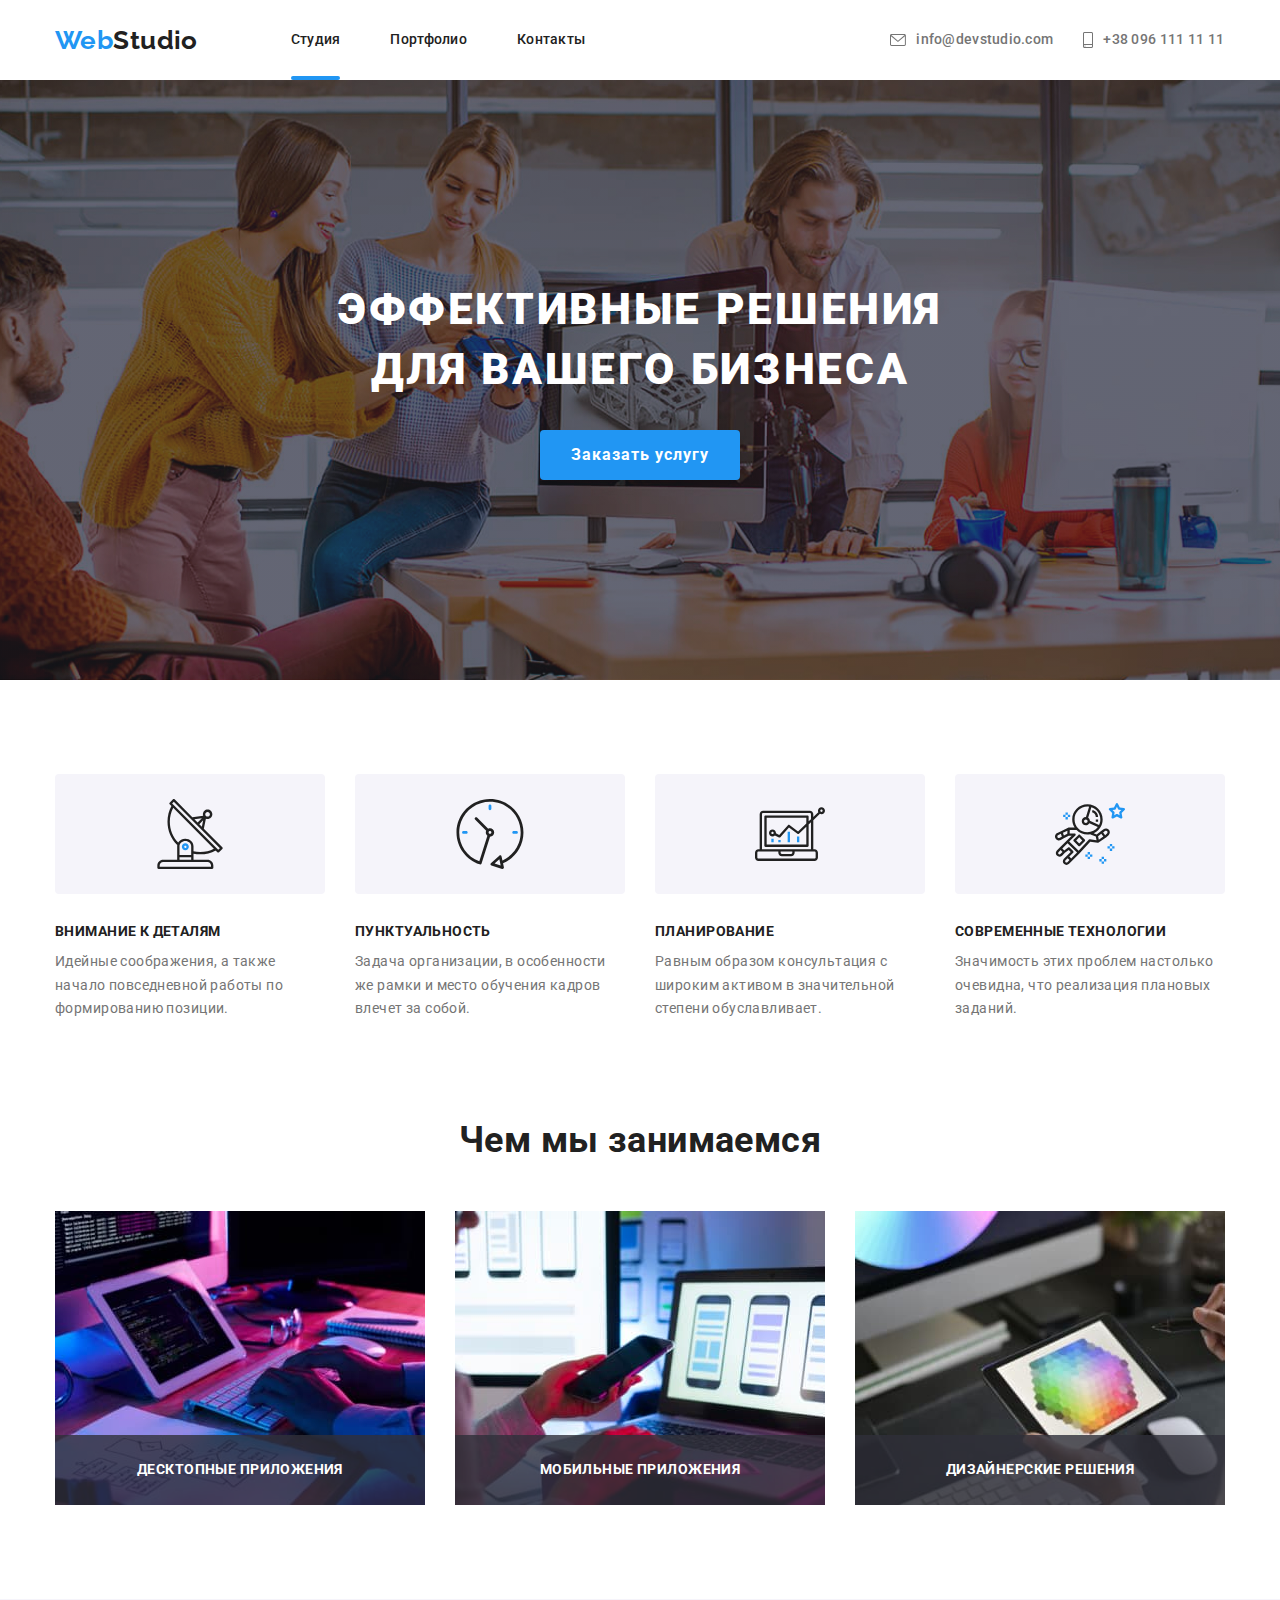
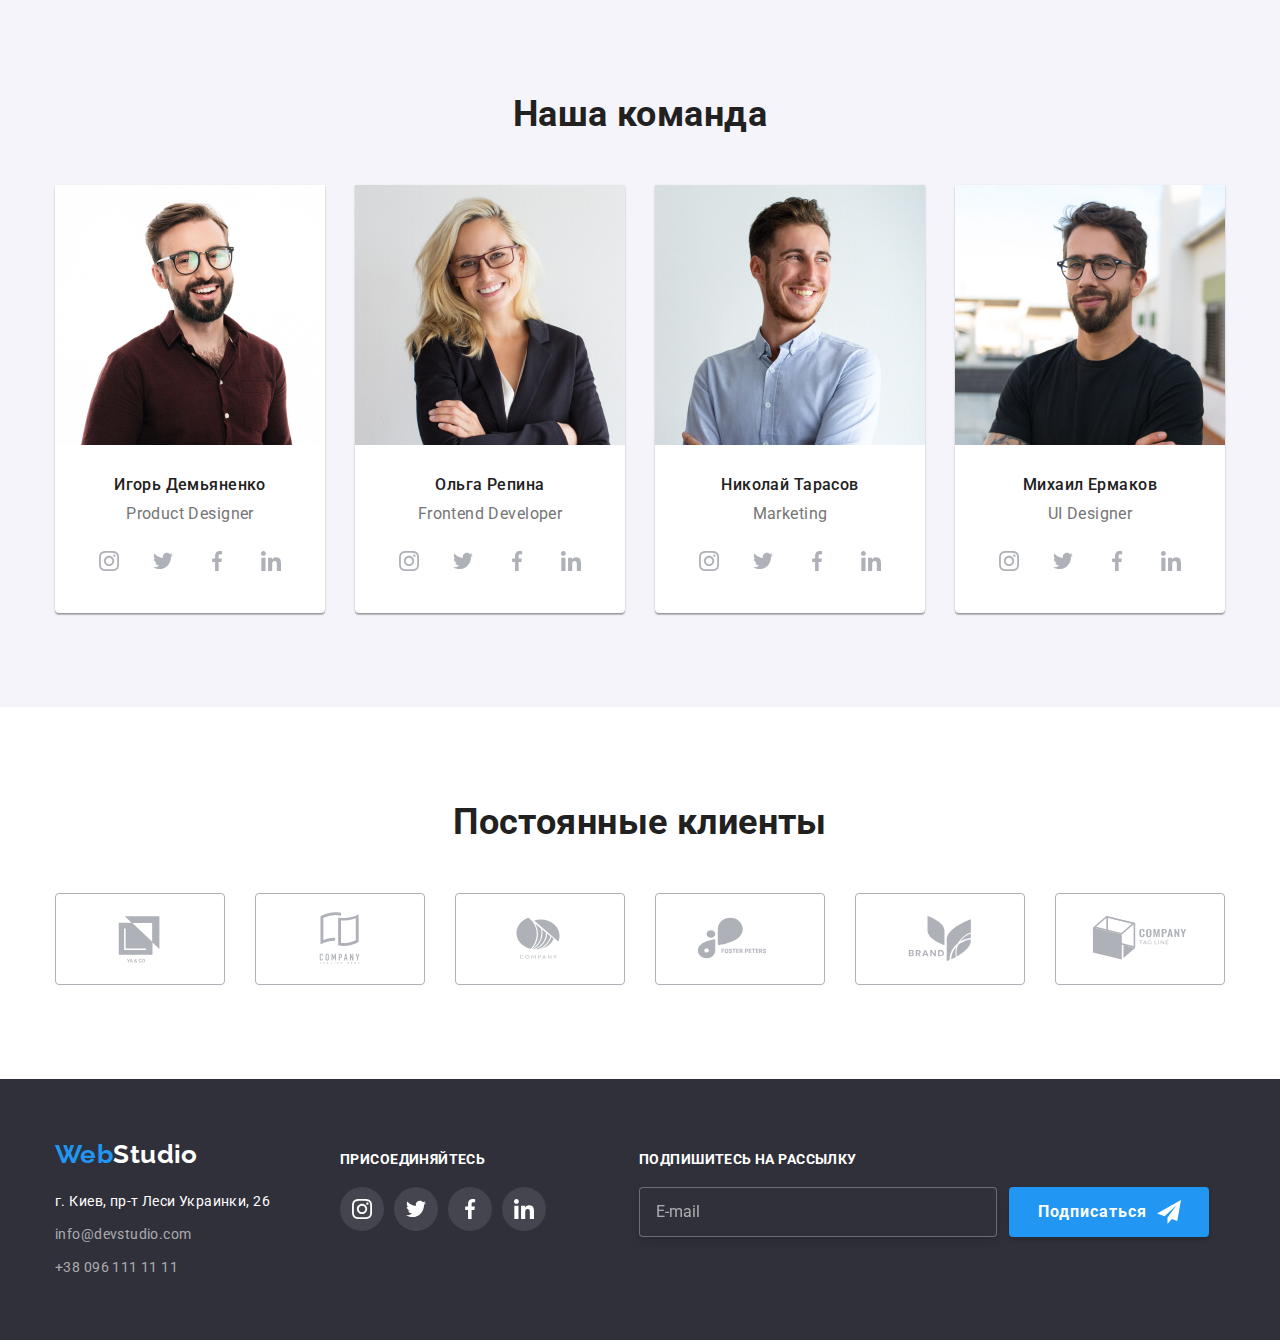
<file: index.html>
<!DOCTYPE html>
<html lang="ru">
  <head>
    <meta charset="UTF-8" />
    <meta http-equiv="X-UA-Compatible" content="IE=edge" />
    <meta name="viewport" content="width=device-width, initial-scale=1.0" />
    <title>Студия</title>
    <link rel="preconnect" href="https://fonts.googleapis.com" />
    <link rel="preconnect" href="https://fonts.gstatic.com" crossorigin />
    <link
      href="https://fonts.googleapis.com/css2?family=Raleway:wght@700&family=Roboto:wght@400;500;700;900&display=swap"
      rel="stylesheet"
    />

    <link rel="stylesheet" href="./css-adapt/main.min.css" />
  </head>
  <body>
    <!-- header -->
    <header class="header">
      <div class="header__section container">
        <a href="#" lang="en" class="logo">Web<span class="logo__header">Studio</span></a>

        <div class="menu-container" data-menu id="menu-container">
          <nav class="container-nav">
            <ul class="nav">
              <li class="nav__item">
                <a href="#" class="nav__page nav__page--current">Студия</a>
              </li>
              <li class="nav__item">
                <a href="./portfolio.html" class="nav__page">Портфолио</a>
              </li>
              <li class="nav__item"><a href="#" class="nav__page">Контакты</a></li>
            </ul>
          </nav>
          <div class="container-contact">
            <ul class="contact">
              <li class="contact__item">
                <a
                  href="mailto:info@devstudio.com"
                  target="_blank"
                  class="contact__details email-position"
                >
                  <svg class="contact__svg-envelope">
                    <use href="./images/icons/symbol-defs.svg#icon-envelope"></use>
                  </svg>
                  info@devstudio.com</a
                >
              </li>
              <li class="contact__item">
                <a
                  href="tel:+380961111111"
                  target="_blank"
                  class="contact__details contact__phone-decoration"
                  ><svg class="contact__svg-smartphone">
                    <use href="./images/icons/symbol-defs.svg#icon-smartphone"></use>
                  </svg>
                  +38 096 111 11 11</a
                >
              </li>
            </ul>
          </div>
          <div class="container-menu-social">
            <ul class="menu-social">
              <li class="menu-social__item"><a href="#" class="menu-social__link">Instagram</a></li>
              <li class="menu-social__item"><a href="#" class="menu-social__link">Twitter</a></li>
              <li class="menu-social__item"><a href="#" class="menu-social__link">Facebook</a></li>
              <li class="menu-social__item"><a href="#" class="menu-social__link">LinkedIn</a></li>
            </ul>
          </div>
        </div>
        <button
          type="button"
          class="menu-button is-open"
          aria-expanded="false"
          aria-controls="menu-container"
          data-menu-button
        >
          <svg class="menu-button__svg-menu" aria-label="переключатель мобильного меню">
            <use
              class="menu-button__icon-cross"
              href="./images/icons/symbol-defs.svg#icon-close"
            ></use>
            <use
              class="menu-button__icon-menu"
              href="./images/icons/symbol-defs.svg#icon-menu"
            ></use>
          </svg>
        </button>
      </div>
    </header>
    <main>
      <!-- studio hero title -->
      <section class="hero">
        <h1 class="hero__title">Эффективные решения для вашего бизнеса</h1>
        <button type="button" class="button button--hero" data-modal-open>Заказать услугу</button>
      </section>
      <!-- advantages -->
      <section class="section section--advantages">
        <div class="container">
          <h2 class="visually-hidden">Наши преимущества</h2>
          <ul class="advantages-list">
            <li class="advantages-list__item item">
              <div class="item__image">
                <svg class="item__svg">
                  <use href="./images/icons/symbol-defs.svg#icon-antenna"></use>
                </svg>
              </div>
              <h3 class="item__title">Внимание к деталям</h3>
              <p class="item__text">
                Идейные соображения, а также начало повседневной работы по формированию позиции.
              </p>
            </li>
            <li class="advantages-list__item item">
              <div class="item__image">
                <svg class="item__svg">
                  <use href="./images/icons/symbol-defs.svg#icon-clock"></use>
                </svg>
              </div>
              <h3 class="item__title">Пунктуальность</h3>
              <p class="item__text">
                Задача организации, в особенности же рамки и место обучения кадров влечет за собой.
              </p>
            </li>
            <li class="advantages-list__item item">
              <div class="item__image">
                <svg class="item__svg">
                  <use href="./images/icons/symbol-defs.svg#icon-diagram"></use>
                </svg>
              </div>
              <h3 class="item__title">Планирование</h3>
              <p class="item__text">
                Равным образом консультация с широким активом в значительной степени обуславливает.
              </p>
            </li>
            <li class="advantages-list__item item">
              <div class="item__image">
                <svg class="item__svg">
                  <use href="./images/icons/symbol-defs.svg#icon-astronaut"></use>
                </svg>
              </div>
              <h3 class="item__title">Современные технологии</h3>
              <p class="item__text">
                Значимость этих проблем настолько очевидна, что реализация плановых заданий.
              </p>
            </li>
          </ul>
        </div>
      </section>
      <!-- products section -->
      <section class="section review">
        <div class="container">
          <h2 class="primary-title">Чем мы занимаемся</h2>
          <ul class="product-list product-list--position">
            <li class="product-item">
              <picture>
                <source srcset="./images/img-1.jpg 1x, ./images/img-1@2x.jpg 2x" />
                <img
                  src="./images/img-1.jpg"
                  alt="Десктопные приложения"
                  width="370"
                  height="294"
                />
              </picture>
              <div class="product-item__name-container">
                <h3 class="product-item__name">Десктопные приложения</h3>
              </div>
            </li>
            <li class="product-item">
              <picture>
                <source srcset="./images/img-2.jpg 1x, ./images/img-2@2x.jpg 2x" />
                <img src="./images/img-2.jpg" alt="Мобильные приложения" width="370" height="294" />
              </picture>
              <div class="product-item__name-container">
                <h3 class="product-item__name">Мобильные приложения</h3>
              </div>
            </li>
            <li class="product-item">
              <picture>
                <source srcset="./images/img-3.jpg 1x, ./images/img-3@2x.jpg 2x" />
                <img src="./images/img-3.jpg" alt="Дизайнерские решения" width="370" height="294" />
              </picture>
              <div class="product-item__name-container">
                <h3 class="product-item__name">Дизайнерские решения</h3>
              </div>
            </li>
          </ul>
        </div>
      </section>

      <!-- studio our team -->

      <section class="section team">
        <div class="container">
          <h2 class="primary-title">Наша команда</h2>
          <ul class="team-list team-list--margin">
            <li class="team-member team-member--margin">
              <picture>
                <source
                  srcset="./images/team1-desktop.jpg 1x, ./images/team1-desktop@2x.jpg 2x"
                  media="(min-width: 1200px)"
                />
                <source
                  srcset="./images/team1-tablet.jpg 1x, ./images/team1-tablet@2x.jpg 2x"
                  media="(min-width: 768px)"
                />
                <source
                  srcset="./images/team1-mobile.jpg 1x, ./images/team1-mobile@2x.jpg 2x"
                  media="(max-width: 767.5px)"
                />
                <img
                  src="./images/team1-tablet.jpg"
                  alt="Игорь Демьяненко"
                  width="100%"
                  height="auto"
                />
              </picture>
              <div class="team-member__details">
                <h3 class="team-member__name">Игорь Демьяненко</h3>
                <p class="team-member__position">Product Designer</p>
              </div>
              <ul class="social-icon social-icon--team">
                <li class="social-icon__item">
                  <a href="#" class="social-icon__link">
                    <svg class="social-icon__svg social-icon__svg--team">
                      <use href="./images/icons/symbol-defs.svg#icon-instagram"></use>
                    </svg>
                  </a>
                </li>
                <li class="social-icon__item">
                  <a href="#" class="social-icon__link">
                    <svg class="social-icon__svg social-icon__svg--team">
                      <use href="./images/icons/symbol-defs.svg#icon-twitter"></use>
                    </svg>
                  </a>
                </li>
                <li class="social-icon__item">
                  <a href="#" class="social-icon__link">
                    <svg class="social-icon__svg social-icon__svg--team">
                      <use href="./images/icons/symbol-defs.svg#icon-facebook"></use>
                    </svg>
                  </a>
                </li>
                <li class="social-icon__item">
                  <a href="#" class="social-icon__link">
                    <svg class="social-icon__svg social-icon__svg--team">
                      <use href="./images/icons/symbol-defs.svg#icon-linkedin"></use>
                    </svg>
                  </a>
                </li>
              </ul>
            </li>
            <li class="team-member team-member--margin">
              <picture>
                <source
                  srcset="./images/team2-desktop.jpg 1x, ./images/team2-desktop@2x.jpg 2x"
                  media="(min-width: 1200px)"
                />
                <source
                  srcset="./images/team2-tablet.jpg 1x, ./images/team2-tablet@2x.jpg 2x"
                  media="(min-width: 768px)"
                />
                <source
                  srcset="./images/team2-mobile.jpg 1x, ./images/team2-mobile@2x.jpg 2x"
                  media="(max-width: 767.5px)"
                />
                <img
                  src="./images/team2-tablet.jpg"
                  alt="Ольга Репина"
                  width="100%"
                  height="auto"
                />
              </picture>
              <div class="team-member__details">
                <h3 class="team-member__name">Ольга Репина</h3>
                <p class="team-member__position">Frontend Developer</p>
              </div>
              <ul class="social-icon social-icon--team">
                <li class="social-icon__item">
                  <a href="#" class="social-icon__link">
                    <svg class="social-icon__svg social-icon__svg--team">
                      <use href="./images/icons/symbol-defs.svg#icon-instagram"></use>
                    </svg>
                  </a>
                </li>
                <li class="social-icon__item">
                  <a href="#" class="social-icon__link">
                    <svg class="social-icon__svg social-icon__svg--team">
                      <use href="./images/icons/symbol-defs.svg#icon-twitter"></use>
                    </svg>
                  </a>
                </li>
                <li class="social-icon__item">
                  <a href="#" class="social-icon__link">
                    <svg class="social-icon__svg social-icon__svg--team">
                      <use href="./images/icons/symbol-defs.svg#icon-facebook"></use>
                    </svg>
                  </a>
                </li>
                <li class="social-icon__item">
                  <a href="#" class="social-icon__link">
                    <svg class="social-icon__svg social-icon__svg--team">
                      <use href="./images/icons/symbol-defs.svg#icon-linkedin"></use>
                    </svg>
                  </a>
                </li>
              </ul>
            </li>
            <li class="team-member team-member--margin">
              <picture>
                <source
                  srcset="./images/team3-desktop.jpg 1x, ./images/team3-desktop@2x.jpg 2x"
                  media="(min-width: 1200px)"
                />
                <source
                  srcset="./images/team3-tablet.jpg 1x, ./images/team3-tablet@2x.jpg 2x"
                  media="(min-width: 768px)"
                />
                <source
                  srcset="./images/team3-mobile.jpg 1x, ./images/team3-mobile@2x.jpg 2x"
                  media="(max-width: 767.5px)"
                />
                <img
                  src="./images/team3-tablet.jpg"
                  alt="Николай Тарасов"
                  width="100%"
                  height="auto"
                />
              </picture>
              <div class="team-member__details">
                <h3 class="team-member__name">Николай Тарасов</h3>
                <p class="team-member__position">Marketing</p>
              </div>
              <ul class="social-icon social-icon--team">
                <li class="social-icon__item">
                  <a href="#" class="social-icon__link">
                    <svg class="social-icon__svg social-icon__svg--team">
                      <use href="./images/icons/symbol-defs.svg#icon-instagram"></use>
                    </svg>
                  </a>
                </li>
                <li class="social-icon__item">
                  <a href="#" class="social-icon__link">
                    <svg class="social-icon__svg social-icon__svg--team">
                      <use href="./images/icons/symbol-defs.svg#icon-twitter"></use>
                    </svg>
                  </a>
                </li>
                <li class="social-icon__item">
                  <a href="#" class="social-icon__link">
                    <svg class="social-icon__svg social-icon__svg--team">
                      <use href="./images/icons/symbol-defs.svg#icon-facebook"></use>
                    </svg>
                  </a>
                </li>
                <li class="social-icon__item">
                  <a href="#" class="social-icon__link">
                    <svg class="social-icon__svg social-icon__svg--team">
                      <use href="./images/icons/symbol-defs.svg#icon-linkedin"></use>
                    </svg>
                  </a>
                </li>
              </ul>
            </li>
            <li class="team-member team-member--margin">
              <picture>
                <source
                  srcset="./images/team4-desktop.jpg 1x, ./images/team4-desktop@2x.jpg 2x"
                  media="(min-width: 1200px)"
                />
                <source
                  srcset="./images/team4-tablet.jpg 1x, ./images/team4-tablet@2x.jpg 2x"
                  media="(min-width: 768px)"
                />
                <source
                  srcset="./images/team4-mobile.jpg 1x, ./images/team4-mobile@2x.jpg 2x"
                  media="(max-width: 767.5px)"
                />
                <img
                  src="./images/team4-tablet.jpg"
                  alt="Михаил Ермаков"
                  width="100%"
                  height="auto"
                />
              </picture>
              <div class="team-member__details">
                <h3 class="team-member__name">Михаил Ермаков</h3>
                <p class="team-member__position">UI Designer</p>
              </div>
              <ul class="social-icon social-icon--team">
                <li class="social-icon__item">
                  <a href="#" class="social-icon__link">
                    <svg class="social-icon__svg social-icon__svg--team">
                      <use href="./images/icons/symbol-defs.svg#icon-instagram"></use>
                    </svg>
                  </a>
                </li>
                <li class="social-icon__item">
                  <a href="#" class="social-icon__link">
                    <svg class="social-icon__svg social-icon__svg--team">
                      <use href="./images/icons/symbol-defs.svg#icon-twitter"></use>
                    </svg>
                  </a>
                </li>
                <li class="social-icon__item">
                  <a href="#" class="social-icon__link">
                    <svg class="social-icon__svg social-icon__svg--team">
                      <use href="./images/icons/symbol-defs.svg#icon-facebook"></use>
                    </svg>
                  </a>
                </li>
                <li class="social-icon__item">
                  <a href="#" class="social-icon__link">
                    <svg class="social-icon__svg social-icon__svg--team">
                      <use href="./images/icons/symbol-defs.svg#icon-linkedin"></use>
                    </svg>
                  </a>
                </li>
              </ul>
            </li>
          </ul>
        </div>
      </section>
      <!-- our customers -->
      <section class="section customers">
        <div class="container">
          <h2 class="primary-title primary-title__customer-margin">Постоянные клиенты</h2>
          <ul class="customers customers--margin-block">
            <li class="customers__item">
              <a href="" class="customers__link">
                <svg class="customers__icon">
                  <use href="./images/icons/symbol-defs.svg#icon-logo"></use>
                </svg>
              </a>
            </li>
            <li class="customers__item">
              <a href="" class="customers__link">
                <svg class="customers__icon">
                  <use href="./images/icons/symbol-defs.svg#icon-logo-two"></use>
                </svg>
              </a>
            </li>
            <li class="customers__item">
              <a href="" class="customers__link">
                <svg class="customers__icon">
                  <use href="./images/icons/symbol-defs.svg#icon-logo-three"></use>
                </svg>
              </a>
            </li>
            <li class="customers__item">
              <a href="" class="customers__link">
                <svg class="customers__icon">
                  <use href="./images/icons/symbol-defs.svg#icon-logo-four"></use>
                </svg>
              </a>
            </li>
            <li class="customers__item">
              <a href="" class="customers__link">
                <svg class="customers__icon">
                  <use href="./images/icons/symbol-defs.svg#icon-logo-five"></use>
                </svg>
              </a>
            </li>
            <li class="customers__item">
              <a href="" class="customers__link">
                <svg class="customers__icon">
                  <use href="./images/icons/symbol-defs.svg#icon-logo-six"></use>
                </svg>
              </a>
            </li>
          </ul>
        </div>
      </section>
    </main>
    <!-- footer -->
    <footer class="footer-section">
      <div class="container footer">
        <div class="footer__addres-social-section">
          <div>
            <a href="#" lang="en" class="logo logo-footer-position"
              >Web<span class="logo__footer">Studio</span></a
            >
            <address class="address">
              <ul>
                <li>
                  <a
                    href="https://goo.gl/maps/kM4UqTTEP7NsfNpt6"
                    target="_blank"
                    rel="noopener noreferrer"
                    class="address__contact"
                  >
                    г. Киев, пр-т Леси Украинки, 26
                  </a>
                </li>
                <li>
                  <a href="mailto:info@devstudio.com" target="_blank" class="address__details"
                    >info@devstudio.com</a
                  >
                </li>
                <li>
                  <a href="tel:+380961111111" target="_blank" class="address__details"
                    >+38 096 111 11 11</a
                  >
                </li>
              </ul>
            </address>
          </div>
          <div class="footer-social-section">
            <p class="footer-social-section__text">присоединяйтесь</p>
            <ul class="social-icon social-icon--footer">
              <li class="social-icon__item">
                <a href="#" class="social-icon__link social-icon__link--footer">
                  <svg class="social-icon__svg social-icon__svg--footer">
                    <use href="./images/icons/symbol-defs.svg#icon-instagram"></use>
                  </svg>
                </a>
              </li>
              <li class="social-icon__item">
                <a href="#" class="social-icon__link social-icon__link--footer"
                  ><svg class="social-icon__svg social-icon__svg--footer">
                    <use href="./images/icons/symbol-defs.svg#icon-twitter"></use>
                  </svg>
                </a>
              </li>
              <li class="social-icon__item">
                <a href="#" class="social-icon__link social-icon__link--footer"
                  ><svg class="social-icon__svg social-icon__svg--footer">
                    <use href="./images/icons/symbol-defs.svg#icon-facebook"></use>
                  </svg>
                </a>
              </li>
              <li class="social-icon__item">
                <a href="#" class="social-icon__link social-icon__link--footer"
                  ><svg class="social-icon__svg social-icon__svg--footer">
                    <use href="./images/icons/symbol-defs.svg#icon-linkedin"></use>
                  </svg>
                </a>
              </li>
            </ul>
          </div>
        </div>
        <form class="footer-form footer-form--position" action="DescriptionForm">
          <label class="footer-form__label">
            <input class="footer-form__input" type="email" placeholder="E-mail" name="email" />
            Подпишитесь на рассылку
          </label>
          <button class="button button--footer" type="submit">
            <span class="button__footer-text">Подписаться</span>
            <svg class="button__footer-image">
              <use href="./images/icons/symbol-defs.svg#twitter"></use>
            </svg>
          </button>
        </form>
      </div>
    </footer>
    <!-- modal window -->
    <div class="backdrop is-hidden" data-modal>
      <div class="modal modal--absolute">
        <button type="button" class="cross-button" data-modal-close>
          <svg class="cross-button__icon">
            <use class="cross-button__svg" href="./images/icons/symbol-defs.svg#icon-cross"></use>
          </svg>
        </button>

        <div class="form">
          <h1 class="visually-hidden">Форма для отправки контактных данных клиента</h1>
          <h2 class="form__title">Оставьте свои данные, мы вам перезвоним</h2>
          <form name="contact-request-form" action="#" autocomplete="off" novalidate>
            <div class="form-block">
              <label class="form-block__label" for="form-name">Имя</label>
              <div class="form-block__input">
                <input class="form-block__field" name="name" id="form-name" type="text" autofocus />
                <svg class="form-block__image">
                  <use
                    class="form-block__svg"
                    href="./images/icons/symbol-defs.svg#icon-person-black"
                  ></use>
                </svg>
              </div>
            </div>

            <div class="form-block">
              <label class="form-block__label" for="form-phone">Телефон</label>
              <div class="form-block__input">
                <input class="form-block__field" id="form-phone" type="tel" name="contact-phone" />
                <svg class="form-block__image">
                  <use
                    class="form-block__svg"
                    href="./images/icons/symbol-defs.svg#icon-phone-black"
                  ></use>
                </svg>
              </div>
            </div>

            <div class="form-block">
              <label class="form-block__label" for="form-email">Почта</label>
              <div class="form-block__input">
                <input
                  class="form-block__field"
                  id="form-email"
                  type="email"
                  name="contact-email"
                />
                <svg class="form-block__image">
                  <use
                    class="form-block__svg"
                    href="./images/icons/symbol-defs.svg#icon-email-black"
                  ></use>
                </svg>
              </div>
            </div>

            <div class="form-block">
              <label class="form-block__label" for="form-comments">Комментарий</label>
              <textarea
                class="form-block__field form-block__field--comment"
                name="comment"
                id="form-comments"
                placeholder="Введите текст"
              ></textarea>
            </div>

            <label class="form-agreement form-agreement--position">
              <input class="form-agreement__checkbox" type="checkbox" name="checkbox" />
              <svg class="form-agreement__check">
                <use href="./images/icons/symbol-defs.svg#check"></use>
              </svg>
              <svg class="form-agreement__checked-form">
                <use href="./images/icons/symbol-defs.svg#check-form"></use>
              </svg>
              Соглашаюсь с рассылкой и принимаю
              <a class="form-agreement__conditions" href="#">Условия договора</a>
            </label>

            <button class="button form--button" type="submit">Отправить</button>
          </form>
        </div>
      </div>
    </div>
    <script src="./js/modal.js"></script>
    <script src="./js/menu.js"></script>
  </body>
</html>
</file>
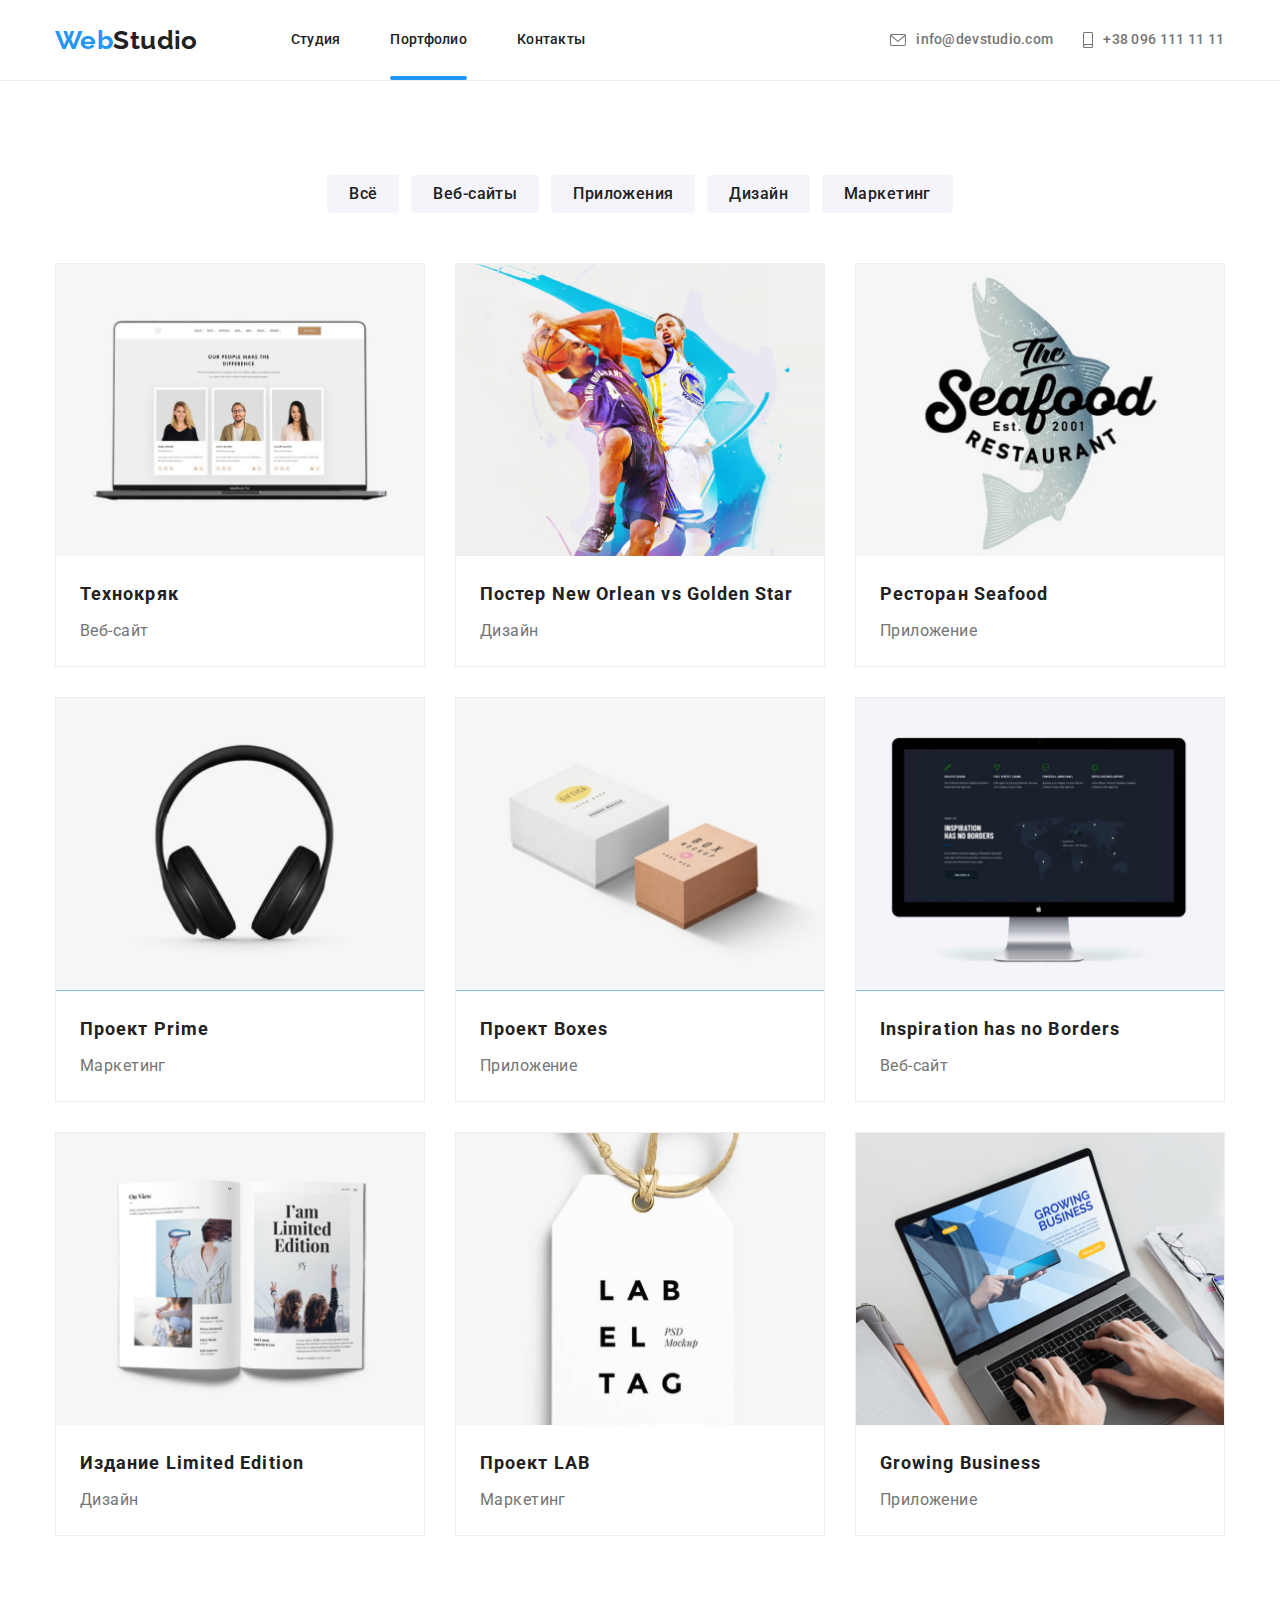
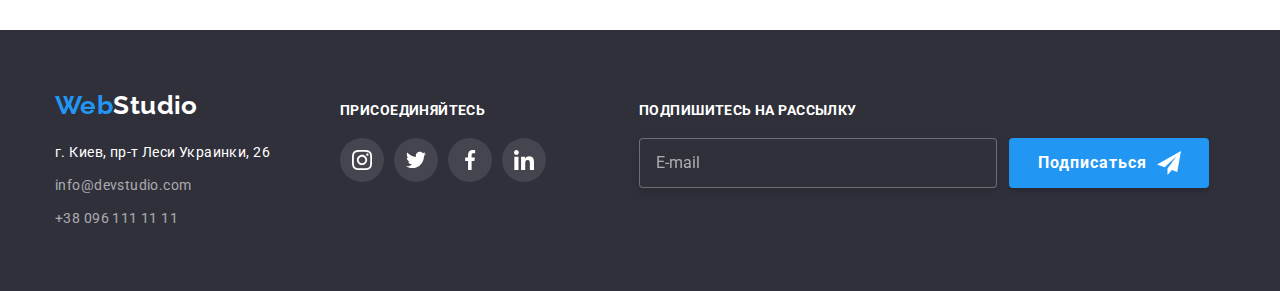
<file: portfolio.html>
<!DOCTYPE html>
<html lang="ru">
  <head>
    <meta charset="UTF-8" />
    <meta http-equiv="X-UA-Compatible" content="IE=edge" />
    <meta name="viewport" content="width=device-width, initial-scale=1.0" />
    <title>Portfolio</title>
    <link rel="preconnect" href="https://fonts.googleapis.com" />
    <link rel="preconnect" href="https://fonts.gstatic.com" crossorigin />
    <link
      href="https://fonts.googleapis.com/css2?family=Raleway:wght@700&family=Roboto:wght@400;500;700;900&display=swap"
      rel="stylesheet"
    />

    <link rel="stylesheet" href="./css-adapt/main.min.css" />
  </head>
  <body>
    <!-- header -->
    <header class="header">
      <div class="header__section container">
        <a href="#" lang="en" class="logo">Web<span class="logo__header">Studio</span></a>

        <div class="menu-container" data-menu id="menu-container">
          <nav class="container-nav">
            <ul class="nav">
              <li class="nav__item">
                <a href="./index.html" class="nav__page">Студия</a>
              </li>
              <li class="nav__item">
                <a href="#" class="nav__page nav__page--current">Портфолио</a>
              </li>
              <li class="nav__item"><a href="#" class="nav__page">Контакты</a></li>
            </ul>
          </nav>
          <div class="container-contact">
            <ul class="contact">
              <li class="contact__item">
                <a
                  href="mailto:info@devstudio.com"
                  target="_blank"
                  class="contact__details email-position"
                >
                  <svg class="contact__svg-envelope">
                    <use href="./images/icons/symbol-defs.svg#icon-envelope"></use>
                  </svg>
                  info@devstudio.com</a
                >
              </li>
              <li class="contact__item">
                <a
                  href="tel:+380961111111"
                  target="_blank"
                  class="contact__details contact__phone-decoration"
                  ><svg class="contact__svg-smartphone">
                    <use href="./images/icons/symbol-defs.svg#icon-smartphone"></use>
                  </svg>
                  +38 096 111 11 11</a
                >
              </li>
            </ul>
          </div>
          <div class="container-menu-social">
            <ul class="menu-social">
              <li class="menu-social__item"><a href="#" class="menu-social__link">Instagram</a></li>
              <li class="menu-social__item"><a href="#" class="menu-social__link">Twitter</a></li>
              <li class="menu-social__item"><a href="#" class="menu-social__link">Facebook</a></li>
              <li class="menu-social__item"><a href="#" class="menu-social__link">LinkedIn</a></li>
            </ul>
          </div>
        </div>
        <button
          type="button"
          class="menu-button is-open"
          aria-expanded="false"
          aria-controls="menu-container"
          data-menu-button
        >
          <svg class="menu-button__svg-menu" aria-label="переключатель мобильного меню">
            <use
              class="menu-button__icon-menu"
              href="./images/icons/symbol-defs.svg#icon-menu"
            ></use>
            <use
              class="menu-button__icon-cross"
              href="./images/icons/symbol-defs.svg#icon-close"
            ></use>
          </svg>
        </button>
      </div>
      <div class="header__border"></div>
    </header>
    <main>
      <section class="section">
        <!-- portfolio filter -->

        <div class="container">
          <h2 class="visually-hidden">Portfolio</h2>
          <ul class="filter-list">
            <li class="filter-list__item">
              <button type="button" class="button button--filter">Всё</button>
            </li>
            <li class="filter-list__item">
              <button type="button" class="button button--filter">Веб-сайты</button>
            </li>
            <li class="filter-list__item">
              <button type="button" class="button button--filter">Приложения</button>
            </li>
            <li class="filter-list__item">
              <button type="button" class="button button--filter">Дизайн</button>
            </li>
            <li class="filter-list__item">
              <button type="button" class="button button--filter">Маркетинг</button>
            </li>
          </ul>
          <!-- portfolio projects list -->
          <ul class="progect-list">
            <li class="progect progect--margin">
              <div class="progect__image">
                <picture>
                  <source
                    srcset="
                      ./images/prj-techno-crack_370x294@1x.jpg 1x,
                      ./images/prj-techno-crack_370x294@2x.jpg 2x
                    "
                    media="(min-width: 1200px)"
                  />
                  <source
                    srcset="
                      ./images/prj-techno-crack_354x294@1x.jpg 1x,
                      ./images/prj-techno-crack_354x294@2x.jpg 2x
                    "
                    media="(min-width: 768px)"
                  />
                  <source
                    srcset="
                      ./images/prj-techno-crack_450x294@1x.jpg 1x,
                      ./images/prj-techno-crack_450x294@2x.jpg 2x
                    "
                    media="(max-width: 767.5px)"
                  />
                  <img
                    src="./images/prj-techno-crack_370x294@1x.jpg"
                    alt="Технокряк"
                    width="100%"
                    height="auto"
                  />
                </picture>
              </div>
              <div class="progect__description">
                <h2 class="progect__owner">Технокряк</h2>
                <p class="progect__direction">Веб-сайт</p>
              </div>
            </li>
            <li class="progect progect--margin">
              <div class="progect__image">
                <picture>
                  <source
                    srcset="
                      ./images/prj-basketball-poster_370x294@1x.jpg 1x,
                      ./images/prj-basketball-poster_370x294@2x.jpg 2x
                    "
                    media="(min-width: 1200px)"
                  />
                  <source
                    srcset="
                      ./images/prj-basketball-poster_354x294@1x.jpg 1x,
                      ./images/prj-basketball-poster_354x294@2x.jpg 2x
                    "
                    media="(min-width: 768px)"
                  />
                  <source
                    srcset="
                      ./images/prj-basketball-poster_450x294@1x.jpg 1x,
                      ./images/prj-basketball-poster_450x294@2x.jpg 2x
                    "
                    media="(max-width: 767.5px)"
                  />
                  <img
                    src="./images/prj-basketball-poster_354x294@1x.jpg"
                    alt="Постер New Orlean vs Golden Star"
                    width="100%"
                    height="auto"
                  />
                </picture>
              </div>
              <div class="progect__description">
                <h2 class="progect__owner">Постер New Orlean vs Golden Star</h2>
                <p class="progect__direction">Дизайн</p>
              </div>
            </li>
            <li class="progect progect--margin">
              <div class="progect__image">
                <picture>
                  <source
                    srcset="
                      ./images/prj-seafood-restaurant_370x294@1x.jpg 1x,
                      ./images/prj-seafood-restaurant_370x294@2x.jpg 2x
                    "
                    media="(min-width: 1200px)"
                  />
                  <source
                    srcset="
                      ./images/prj-seafood-restaurant_354x294@1x.jpg 1x,
                      ./images/prj-seafood-restaurant_354x294@2x.jpg 2x
                    "
                    media="(min-width: 768px)"
                  />
                  <source
                    srcset="
                      ./images/prj-seafood-restaurant_450x294@1x.jpg 1x,
                      ./images/prj-seafood-restaurant_450x294@2x.jpg 2x
                    "
                    media="(max-width: 767.5px)"
                  />
                  <img
                    src="./images/prj-seafood-restaurant_370x294@1x.jpg"
                    alt="Ресторан Seafood"
                    width="100%"
                    height="auto"
                  />
                </picture>
              </div>
              <div class="progect__description">
                <h2 class="progect__owner">Ресторан Seafood</h2>
                <p class="progect__direction">Приложение</p>
              </div>
            </li>
            <li class="progect progect--margin">
              <div class="progect__image">
                <picture>
                  <source
                    srcset="
                      ./images/prj-headphones-prime_370x294@1x.jpg 1x,
                      ./images/prj-headphones-prime_370x294@2x.jpg 2x
                    "
                    media="(min-width: 1200px)"
                  />
                  <source
                    srcset="
                      ./images/prj-headphones-prime_354x294@1x.jpg 1x,
                      ./images/prj-headphones-prime_354x294@2x.jpg 2x
                    "
                    media="(min-width: 768px)"
                  />
                  <source
                    srcset="
                      ./images/prj-headphones-prime_450x294@1x.jpg 1x,
                      ./images/prj-headphones-prime_450x294@2x.jpg 2x
                    "
                    media="(max-width: 767.5px)"
                  />
                  <img
                    src="./images/prj-headphones-prime_370x294@1x.jpg"
                    alt="Проект Prime"
                    width="100%"
                    height="auto"
                  />
                </picture>
              </div>
              <div class="progect__description">
                <h2 class="progect__owner">Проект Prime</h2>
                <p class="progect__direction">Маркетинг</p>
              </div>
            </li>
            <li class="progect progect--margin">
              <div class="progect__image">
                <picture>
                  <source
                    srcset="
                      ./images/prj-boxes_370x294@1x.jpg 1x,
                      ./images/prj-boxes_370x294@2x.jpg 2x
                    "
                    media="(min-width: 1200px)"
                  />
                  <source
                    srcset="
                      ./images/prj-boxes_354x294@1x.jpg 1x,
                      ./images/prj-boxes_354x294@2x.jpg 2x
                    "
                    media="(min-width: 768px)"
                  />
                  <source
                    srcset="
                      ./images/prj-boxes_450x294@1x.jpg 1x,
                      ./images/prj-boxes_450x294@2x.jpg 2x
                    "
                    media="(max-width: 767.5px)"
                  />
                  <img
                    src="./images/prj-boxes_370x294@1x.jpg"
                    alt="Проект Boxes"
                    width="100%"
                    height="auto"
                  />
                </picture>
              </div>
              <div class="progect__description">
                <h2 class="progect__owner">Проект Boxes</h2>
                <p class="progect__direction">Приложение</p>
              </div>
            </li>
            <li class="progect progect--margin">
              <div class="progect__image">
                <picture>
                  <source
                    srcset="
                      ./images/prj-website-noborders_370x294@1x.jpg 1x,
                      ./images/prj-website-noborders_370x294@2x.jpg 2x
                    "
                    media="(min-width: 1200px)"
                  />
                  <source
                    srcset="
                      ./images/prj-website-noborders_354x294@1x.jpg 1x,
                      ./images/prj-website-noborders_354x294@2x.jpg 2x
                    "
                    media="(min-width: 768px)"
                  />
                  <source
                    srcset="
                      ./images/prj-website-noborders_450x294@1x.jpg 1x,
                      ./images/prj-website-noborders_450x294@2x.jpg 2x
                    "
                    media="(max-width: 767.5px)"
                  />
                  <img
                    src="./images/prj-website-noborders_370x294@1x.jpg"
                    alt="Inspiration has no Borders"
                    width="100%"
                    height="auto"
                  />
                </picture>
              </div>
              <div class="progect__description">
                <h2 class="progect__owner">Inspiration has no Borders</h2>
                <p class="progect__direction">Веб-сайт</p>
              </div>
            </li>
            <li class="progect progect--margin">
              <div class="progect__image">
                <picture>
                  <source
                    srcset="
                      ./images/prj-limited-edition_370x294@1x.jpg 1x,
                      ./images/prj-limited-edition_370x294@2x.jpg 2x
                    "
                    media="(min-width: 1200px)"
                  />
                  <source
                    srcset="
                      ./images/prj-limited-edition_354x294@1x.jpg 1x,
                      ./images/prj-limited-edition_354x294@2x.jpg 2x
                    "
                    media="(min-width: 768px)"
                  />
                  <source
                    srcset="
                      ./images/prj-limited-edition_450x294@1x.jpg 1x,
                      ./images/prj-limited-edition_450x294@2x.jpg 2x
                    "
                    media="(max-width: 767.5px)"
                  />
                  <img
                    src="./images/prj-limited-edition_370x294@1x.jpg"
                    alt="Издание Limited Edition"
                    width="100%"
                    height="auto"
                  />
                </picture>
              </div>
              <div class="progect__description">
                <h2 class="progect__owner">Издание Limited Edition</h2>
                <p class="progect__direction">Дизайн</p>
              </div>
            </li>
            <li class="progect progect--margin">
              <div class="progect__image">
                <picture>
                  <source
                    srcset="
                      ./images/prj-label-tag_370x294@1x.jpg 1x,
                      ./images/prj-label-tag_370x294@2x.jpg 2x
                    "
                    media="(min-width: 1200px)"
                  />
                  <source
                    srcset="
                      ./images/prj-label-tag_354x294@1x.jpg 1x,
                      ./images/prj-label-tag_354x294@2x.jpg 2x
                    "
                    media="(min-width: 768px)"
                  />
                  <source
                    srcset="
                      ./images/prj-label-tag_450x294@1x.jpg 1x,
                      ./images/prj-label-tag_450x294@2x.jpg 2x
                    "
                    media="(max-width: 767.5px)"
                  />
                  <img
                    src="./images/prj-label-tag_370x294@1x.jpg"
                    alt="Проект LAB"
                    width="100%"
                    height="auto"
                  />
                </picture>
              </div>
              <div class="progect__description">
                <h2 class="progect__owner">Проект LAB</h2>
                <p class="progect__direction">Маркетинг</p>
              </div>
            </li>
            <li class="progect progect--margin">
              <div class="progect__image">
                <picture>
                  <source
                    srcset="
                      ./images/prj-growing-business_370x294@1x.jpg 1x,
                      ./images/prj-growing-business_370x294@2x.jpg 2x
                    "
                    media="(min-width: 1200px)"
                  />
                  <source
                    srcset="
                      ./images/prj-growing-business_354x294@1x.jpg 1x,
                      ./images/prj-growing-business_354x294@2x.jpg 2x
                    "
                    media="(min-width: 768px)"
                  />
                  <source
                    srcset="
                      ./images/prj-growing-business_450x294@1x.jpg 1x,
                      ./images/prj-growing-business_450x294@2x.jpg 2x
                    "
                    media="(max-width: 767.5px)"
                  />
                  <img
                    src="./images/prj-growing-business_370x294@1x.jpg"
                    alt="Growing Business"
                    width="100%"
                    height="auto"
                  />
                </picture>
              </div>
              <div class="progect__description">
                <h2 class="progect__owner">Growing Business</h2>
                <p class="progect__direction">Приложение</p>
              </div>
            </li>
          </ul>
        </div>
      </section>
    </main>
    <!-- footer -->
    <footer class="footer-section">
      <div class="container footer">
        <div class="footer__addres-social-section">
          <div>
            <a href="#" lang="en" class="logo logo-footer-position"
              >Web<span class="logo__footer">Studio</span></a
            >
            <address class="address">
              <ul>
                <li>
                  <a
                    href="https://goo.gl/maps/kM4UqTTEP7NsfNpt6"
                    target="_blank"
                    rel="noopener noreferrer"
                    class="address__contact"
                  >
                    г. Киев, пр-т Леси Украинки, 26
                  </a>
                </li>
                <li>
                  <a href="mailto:info@devstudio.com" target="_blank" class="address__details"
                    >info@devstudio.com</a
                  >
                </li>
                <li>
                  <a href="tel:+380961111111" target="_blank" class="address__details"
                    >+38 096 111 11 11</a
                  >
                </li>
              </ul>
            </address>
          </div>
          <div class="footer-social-section">
            <p class="footer-social-section__text">присоединяйтесь</p>
            <ul class="social-icon social-icon--footer">
              <li class="social-icon__item">
                <a href="#" class="social-icon__link social-icon__link--footer">
                  <svg class="social-icon__svg social-icon__svg--footer">
                    <use href="./images/icons/symbol-defs.svg#icon-instagram"></use>
                  </svg>
                </a>
              </li>
              <li class="social-icon__item">
                <a href="#" class="social-icon__link social-icon__link--footer"
                  ><svg class="social-icon__svg social-icon__svg--footer">
                    <use href="./images/icons/symbol-defs.svg#icon-twitter"></use>
                  </svg>
                </a>
              </li>
              <li class="social-icon__item">
                <a href="#" class="social-icon__link social-icon__link--footer"
                  ><svg class="social-icon__svg social-icon__svg--footer">
                    <use href="./images/icons/symbol-defs.svg#icon-facebook"></use>
                  </svg>
                </a>
              </li>
              <li class="social-icon__item">
                <a href="#" class="social-icon__link social-icon__link--footer"
                  ><svg class="social-icon__svg social-icon__svg--footer">
                    <use href="./images/icons/symbol-defs.svg#icon-linkedin"></use>
                  </svg>
                </a>
              </li>
            </ul>
          </div>
        </div>
        <form class="footer-form footer-form--position" action="DescriptionForm">
          <label class="footer-form__label">
            <input class="footer-form__input" type="email" placeholder="E-mail" name="email" />
            Подпишитесь на рассылку
          </label>
          <button class="button button--footer" type="submit">
            <span class="button__footer-text">Подписаться</span>
            <svg class="button__footer-image">
              <use href="./images/icons/symbol-defs.svg#twitter"></use>
            </svg>
          </button>
        </form>
      </div>
    </footer>
    <script src="./js/modal.js"></script>
    <script src="./js/menu.js"></script>
  </body>
</html>
</file>
<file: css-adapt/main.min.css>
body{margin:0;font-family:system-ui,-apple-system,"Segoe UI",Roboto,Helvetica,Arial,sans-serif,"Apple Color Emoji","Segoe UI Emoji";background-color:var(--background-color);color:var(--main-text-color);font-family:"Roboto","Open Sans","Helvetica Neue",sans-serif;font-weight:400;font-size:14px;letter-spacing:.03em}body.modal-open{overflow:hidden}:root{--background-color: #FFFFFF;--footer-background-color: #2F303A;--studio-down-background-color: #F5F4FA;--hover-logo-text-color: #2196F3;--hover-hero-button-color: #188CE8;--title-text-color: #212121;--main-text-color: #757575;--footer-links-color: rgba(255, 255, 255, 0.6);--social-network-icons: #afb1b8;--footer-social-background: rgba(255, 255, 255, 0.1);--overlay-background-color: rgba(33, 150, 243, 0.9);--backdrop-color: rgba(0, 0, 0, 0.2);--placeholder-color: rgba(117, 117, 117, 0.5)}.section{padding:94px 0px}@media screen and (max-width: 1199px){.section{padding:60px 0px}}.container{margin:0 auto;padding-left:15px;padding-right:15px}@media screen and (min-width: 480px)and (max-width: 767.5px){.container{width:480px}}@media screen and (min-width: 768px)and (max-width: 1199.5px){.container{max-width:768px}}@media(min-width: 1200px){.container{max-width:1200px}}.visually-hidden{position:absolute;width:1px;height:1px;margin:-1px;border:0;padding:0;white-space:nowrap;-webkit-clip-path:inset(100%);clip-path:inset(100%);clip:rect(0 0 0 0);overflow:hidden}.primary-title{font-weight:700;font-size:36px;line-height:1.17;text-align:center;color:var(--title-text-color)}@media(max-width: 1199px){.primary-title{font-size:24px}}.primary-title__customer-margin{margin-bottom:30px}@media screen and (min-width: 1200px){.primary-title__customer-margin{margin-bottom:50px}}/*! modern-normalize v1.1.0 | MIT License | https://github.com/sindresorhus/modern-normalize */*,*::before,*::after{box-sizing:border-box}img{display:block}h1,h2,h3,h4,h5,h6,p,ul,a{margin:0;padding:0;list-style:none;text-decoration:none}html{line-height:1.15;-webkit-text-size-adjust:100%;-moz-tab-size:4;-o-tab-size:4;tab-size:4}hr{height:0;color:inherit}abbr[title]{-webkit-text-decoration:underline dotted;text-decoration:underline dotted}b,strong{font-weight:bolder}code,kbd,samp,pre{font-family:ui-monospace,SFMono-Regular,Consolas,"Liberation Mono",Menlo,monospace;font-size:1em}small{font-size:80%}sub,sup{font-size:75%;line-height:0;position:relative;vertical-align:baseline}sub{bottom:-0.25em}sup{top:-0.5em}table{text-indent:0;border-color:inherit}button,input,optgroup,select,textarea{font-family:inherit;font-size:100%;line-height:1.15;margin:0}button,select{text-transform:none}button,[type=button],[type=reset],[type=submit]{-webkit-appearance:button}::-moz-focus-inner{border-style:none;padding:0}:-moz-focusring{outline:1px dotted ButtonText}:-moz-ui-invalid{box-shadow:none}legend{padding:0}progress{vertical-align:baseline}::-webkit-inner-spin-button,::-webkit-outer-spin-button{height:auto}[type=search]{-webkit-appearance:textfield;outline-offset:-2px}::-webkit-search-decoration{-webkit-appearance:none}::-webkit-file-upload-button{-webkit-appearance:button;font:inherit}summary{display:list-item}.social-icon__link,.social-icon,.customers__link,.item__image,.form--button,.cross-button{display:flex;align-items:center;justify-content:center}.contact__details{display:flex;align-items:center}.header__section{display:flex;align-items:center}.header__border{border-bottom:1px solid #ececec;max-width:1600px}.nav{display:flex}@media screen and (max-width: 767.5px){.nav{background-color:#fff;position:absolute;top:-60px;display:block;padding-left:40px;padding-top:48px;font-weight:500;font-size:40px;line-height:1.18;letter-spacing:.02em;margin:-16px}.nav__page{display:block;color:var(--title-text-color);margin:16px 0px}.nav__page:not(:first-child){margin-top:32px}}.nav__page--current{color:var(--hover-logo-text-color)}@media screen and (min-width: 768px){.nav__item{position:relative;display:block;margin-right:50px}.nav__item:first-child{margin-left:93px}.nav__item:last-child{margin-right:0px}.nav__page{display:block;font-weight:500;line-height:1.14;color:var(--title-text-color);letter-spacing:.02em;padding:32px 0px;transition:color 250ms cubic-bezier(0.4, 0, 0.2, 1)}.nav__page--current::after{content:"";display:block;position:absolute;bottom:0;nav-left:0;background-color:#2196f3;height:4px;width:100%;border-radius:2px}}.nav__page:hover,.nav__page:focus{color:var(--hover-logo-text-color)}@media screen and (min-width: 768px)and (max-width: 1199.5px){.contact__item+.contact__item{margin-top:10px}}@media(min-width: 1200px){.contact{display:flex;align-items:center;padding-left:305px}.contact__item{margin-left:30px}.contact__item:first-child{margin-left:0}}.contact__details{font-weight:500;font-size:12px;line-height:1.17;color:var(--desrcrition-text-color);letter-spacing:.02em;text-decoration:none;transition:color 250ms cubic-bezier(0.4, 0, 0.2, 1)}@media screen and (min-width: 1200px){.contact__details{font-weight:500;font-size:14px;line-height:1.14;padding:10px 0}}.contact__details:hover,.contact__details:focus{color:var(--hover-logo-text-color)}.contact__svg-envelope{width:16px;height:12px;margin-right:10px;fill:#757575;transition:fill 250ms cubic-bezier(0.4, 0, 0.2, 1)}@media screen and (max-width: 767.5px){.contact__svg-envelope{display:none}}.contact__svg-smartphone{width:10px;height:16px;margin-right:10px;fill:#757575;transition:fill 250ms cubic-bezier(0.4, 0, 0.2, 1)}@media screen and (max-width: 767.5px){.contact__svg-smartphone{display:none}}.contact__details:hover>.contact__svg-envelope,.contact__details:focus>.contact__svg-envelope,.contact__details:hover>.contact__svg-smartphone,.contact__details:focus>.contact__svg-smartphone{fill:var(--hover-logo-text-color)}@media screen and (max-width: 767.5px){.contact{position:absolute;bottom:254px;padding-left:40px}.contact__details{font-size:34px;line-height:1.18;color:#2196f3}}@media screen and (max-width: 767.5px)and (max-width: 415px){.contact__details{font-size:30px}}@media screen and (max-width: 767.5px){.email-position{position:absolute;top:72px;font-size:24px;line-height:1.17;color:#757575}}.menu-button{margin-left:auto;display:flex;padding:10px 0;background-color:inherit;border:none}@media(min-width: 768px){.menu-button{visibility:hidden;position:absolute}}.menu-button__svg-menu{height:40px;width:40px}.menu-button__icon-menu{display:none;position:absolute}.menu-button.is-open .menu-button__icon-cross{display:none}.menu-button.is-open .menu-button__icon-menu{display:block}.menu-container{background-color:#fff;display:flex;z-index:10}@media screen and (max-width: 767.5px){.menu-container{position:absolute;display:none;left:0;top:59px;height:100vh;min-width:100vw}.menu-container.is-open{display:block}}.container-nav{max-width:480px;margin:0 auto}@media screen and (max-width: 767.5px){.container-contact{max-width:480px;margin:0 auto}}@media screen and (min-width: 768px)and (max-width: 1199.5px){.container-contact{display:block;margin-top:auto;margin-bottom:auto;padding-left:84px}}@media screen and (min-width: 1200px){.container-contact{margin-top:auto;margin-bottom:auto}}.container-menu-social{margin-left:auto;margin-right:auto;max-width:480px;padding-left:40px}@media screen and (min-width: 768px){.container-menu-social{display:none}}.menu-social{position:absolute;bottom:107px;display:flex;margin:-10px}.menu-social__link{margin:10px;font-weight:500;font-size:18px;line-height:1.22;color:#2196f3}.menu-social__item:not(:last-child){border-right:1px solid rgba(33,33,33,.2)}@media screen and (max-width: 415px){.menu-social__item:not(:last-child){border:none}}@media screen and (max-width: 415px){.menu-social{flex-wrap:wrap;width:200px}}.hero{background-image:linear-gradient(to left, rgba(47, 48, 58, 0.4), rgba(47, 48, 58, 0.4)),url(../images/hero-our-company_480x400@1x.jpg);background-repeat:no-repeat;background-size:cover;background-position:center;margin:0 auto;text-align:center;color:var(--background-color);padding:118px 0px}@media(min-device-pixel-ratio: 2),(-webkit-min-device-pixel-ratio: 2),(min-resolution: 192dpi),(min-resolution: 2dppx){.hero{background-image:linear-gradient(to left, rgba(47, 48, 58, 0.4), rgba(47, 48, 58, 0.4)),url(../images/hero-our-company_480x400@2x.jpg)}}@media screen and (min-width: 768px){.hero{padding:200px 0;background-image:linear-gradient(to left, rgba(47, 48, 58, 0.4), rgba(47, 48, 58, 0.4)),url(../images/hero-our-company_1600x600@1x.jpg);max-width:1600px}}@media screen and (min-width: 768px)and (min-device-pixel-ratio: 2),screen and (min-width: 768px)and (-webkit-min-device-pixel-ratio: 2),screen and (min-width: 768px)and (min-resolution: 192dpi),screen and (min-width: 768px)and (min-resolution: 2dppx){.hero{background-image:linear-gradient(to left, rgba(47, 48, 58, 0.4), rgba(47, 48, 58, 0.4)),url(../images/hero-our-company_1600x600@2x.jpg)}}@media screen and (min-width: 480px)and (max-width: 767.5px){.hero{padding:118px 0;background-image:linear-gradient(to left, rgba(47, 48, 58, 0.4), rgba(47, 48, 58, 0.4)),url(../images/hero-our-company_768x400@1x.jpg)}}@media screen and (min-width: 480px)and (max-width: 767.5px)and (min-device-pixel-ratio: 2),screen and (min-width: 480px)and (max-width: 767.5px)and (-webkit-min-device-pixel-ratio: 2),screen and (min-width: 480px)and (max-width: 767.5px)and (min-resolution: 192dpi),screen and (min-width: 480px)and (max-width: 767.5px)and (min-resolution: 2dppx){.hero{background-image:linear-gradient(to left, rgba(47, 48, 58, 0.4), rgba(47, 48, 58, 0.4)),url(../images/hero-our-company_768x400@2x.jpg)}}.hero__title{font-weight:900;font-size:44px;line-height:1.36;letter-spacing:.06em;text-transform:uppercase;max-width:696px;margin:0px auto}@media screen and (max-width: 767.5px){.hero__title{font-weight:900;font-size:26px;line-height:1.62;max-width:360px;margin:0px auto}}.backdrop{position:fixed;top:0;left:0;width:100%;height:100%;z-index:11;background-color:var(--backdrop-color);opacity:1;transition:opacity 250ms cubic-bezier(0.4, 0, 0.2, 1);overflow-y:scroll}.backdrop.is-hidden{opacity:0;pointer-events:none}.modal{background-color:#fff;box-shadow:0px 1px 3px rgba(0,0,0,.12),0px 1px 1px rgba(0,0,0,.14),0px 2px 1px rgba(0,0,0,.2);border-radius:4px;left:50%;top:50%;transform:translate(-50%, -50%) scale(1);transition:transform 250ms cubic-bezier(0.4, 0, 0.2, 1)}@media screen and (min-width: 1200px){.modal{width:528px}}@media screen and (max-width: 1199.5px){.modal{max-width:450px;width:100%}}.modal--absolute{position:absolute}.cross-button{position:absolute;border:1px solid rgba(0,0,0,.1);box-sizing:border-box;width:30px;height:30px;border-radius:50%;right:8px;top:8px;background-color:#fff;cursor:pointer}.cross-button__svg{transition:fill 250ms cubic-bezier(0.4, 0, 0.2, 1)}.cross-button:hover .cross-button__svg,.cross-button:focus .cross-button__svg{fill:var(--hover-logo-text-color)}.cross-button__icon{width:18px;height:18px;padding:0;margin:0;fill:#000}.form{padding:40px 40px}.form__title{font-weight:700;font-size:20px;line-height:1.5;text-align:center;color:var(--title-text-color);margin-bottom:12px}@media screen and (min-width: 1200px){.form__title{line-height:1.15}}.form--button{width:200px;height:50px;margin:30px auto 0}.form-block+.form-block{margin-top:10px}.form-block__label{font-size:12px;line-height:1.16;letter-spacing:.01em}.form-block__input{display:flex;position:relative;margin-top:4px}.form-block__field{height:40px;width:100%;padding-left:42px;border:1px solid rgba(33,33,33,.2);box-sizing:border-box;border-radius:4px;outline:none;transition:border-color 250ms cubic-bezier(0.4, 0, 0.2, 1)}.form-block__image{position:absolute;margin-top:11px;margin-left:12px;height:18px;width:18px}.form-block__image{fill:var(--title-text-color);transition:fill 250ms cubic-bezier(0.4, 0, 0.2, 1)}.form-block__field--comment::-moz-placeholder{color:var(--placeholder-color)}.form-block__field--comment:-ms-input-placeholder{color:var(--placeholder-color)}.form-block__field--comment::placeholder{color:var(--placeholder-color)}.form-block__field--comment{height:120px;width:100%;padding:12px 16px;margin-top:4px;line-height:1.17;resize:none}.form-block__field:hover,.form-block__field:focus{border-color:var(--hover-logo-text-color)}.form-block__field:hover+.form-block__image,.form-block__field:focus+svg>.form-block__svg{fill:var(--hover-logo-text-color)}.form-block__svg:hover{fill:var(--hover-logo-text-color)}.form-agreement{position:relative;display:flex;justify-content:left;align-items:center;line-height:1.715;cursor:pointer}@media screen and (max-width: 1199.5px){.form-agreement{font-size:12px}}.form-agreement--position{margin-top:20px}@media screen and (min-width: 1200px){.form-agreement--position{margin-left:13px}}.form-agreement__checkbox{-webkit-appearance:none;-moz-appearance:none;appearance:none}.form-agreement__check{position:absolute;height:15px;width:16px;border-radius:2px;background-size:contain;background-color:#2196f3;fill:var(--background-color);opacity:0;margin-right:7px;transition:opacity 250ms cubic-bezier(0.4, 0, 0.2, 1)}.form-agreement__checked-form{height:15px;width:16px;margin-right:7px}.form-agreement__checkbox:checked+.form-agreement__check{opacity:1}.form-agreement__checkbox:checked+.form-agreement__checked-form{opacity:0}.form-agreement__conditions{color:var(--hover-logo-text-color);text-decoration:underline;padding-left:3px}@media screen and (min-width: 1200px){.section--advantages{padding-bottom:0}}@media screen and (min-width: 768px){.advantages-list{display:flex;flex-wrap:wrap}}.item{width:270px}@media screen and (max-width: 767.5px){.item{width:100%}.item:not(:last-child){margin-bottom:30px}}@media screen and (min-width: 768px)and (max-width: 1199px){.item{width:354px}.item:nth-child(odd){margin-right:15px}.item:nth-child(even){margin-left:15px}.item:nth-child(-n+2){margin-bottom:30px}}@media screen and (min-width: 1200px){.item:not(:last-child){margin-right:30px}}.item__image{width:100%;height:120px;background-color:var(--studio-down-background-color);border-radius:4px;margin-bottom:30px}.item__svg{width:70px;height:70px}.item__title{font-weight:700;font-size:inherit;line-height:1.14;text-transform:uppercase;color:var(--title-text-color)}@media screen and (max-width: 767px){.item__title{max-width:100%;text-align:center}}.item__text{width:100%;height:75px;margin-top:10px;line-height:1.71}@media screen and (max-width: 767.5px){.item__text{width:100%;height:50px}}@media(max-width: 1199.5px){.review{display:none}}.product-list{z-index:0;display:flex}.product-list--position{margin-top:50px}.product-item{position:relative}.product-item:not(:last-child){margin-right:30px}.product-item__name-container{position:absolute;display:block;width:100%;bottom:0;background-color:rgba(47,48,58,.8)}.product-item__name{text-transform:uppercase;font-weight:700;font-size:14px;line-height:1.14;color:#fff;text-align:center;padding:27px 0}.team{background-color:var(--studio-down-background-color)}.team-list--margin{margin:0 -15px}@media screen and (min-width: 1200px){.team-list--margin{margin-top:50px}}@media screen and (min-width: 768px){.team-list{display:flex;flex-wrap:wrap}}.team-member{background-color:var(--background-color);text-align:center;box-shadow:0px 1px 3px rgba(0,0,0,.12),0px 1px 1px rgba(0,0,0,.14),0px 2px 1px rgba(0,0,0,.2);border-radius:0px 0px 4px 4px;margin-top:30px}@media screen and (max-width: 767.5px){.team-member{flex-basis:calc(100% - 30px)}.team-member>img{width:100%;height:auto}}@media screen and (min-width: 768px){.team-member{flex-basis:calc((100% - 60px)/2)}.team-member>img{width:100%;height:auto}}@media screen and (min-width: 1200px){.team-member{flex-basis:calc((100% - 120px)/4)}.team-member>img{width:100%;height:auto}}.team-member--margin{margin:0 15px}@media screen and (max-width: 1199px){.team-member{margin-top:30px}}.team-member__details{padding-top:30px}.team-member__name{font-weight:500;font-size:16px;line-height:1.19;color:var(--title-text-color)}.team-member__position{font-size:16px;line-height:1.19;margin-top:10px}.customers{display:flex;justify-content:center}@media screen and (max-width: 1199.5px){.customers{flex-wrap:wrap}}.customers--margin-block{margin:-15px}.customers__item{margin:15px}.customers__link{width:210px;height:92px;border:1px solid #afb1b8;box-sizing:border-box;border-radius:4px;transition:border-color 250ms cubic-bezier(0.4, 0, 0.2, 1)}@media screen and (min-width: 768px)and (max-width: 1199.5px){.customers__link{width:226px}}@media screen and (min-width: 1200px){.customers__link{width:170px}}.customers__link:hover,.customers__link:focus{border-color:var(--hover-logo-text-color)}.customers__link:hover .customers__icon,.customers__link:focus .customers__icon{fill:var(--hover-logo-text-color)}.customers__icon{width:106px;height:60px;fill:#afb1b8;transition:fill 250ms cubic-bezier(0.4, 0, 0.2, 1)}.filter-list{display:flex;flex-wrap:wrap;margin:-15px -4px 0}@media screen and (min-width: 768px){.filter-list{justify-content:center}.filter-list__item:not(:last-child){margin-right:8px}}.filter-list__item{margin:15px 4px 0}.progect-list{display:flex;flex-wrap:wrap;margin:-15px;padding-top:40px}@media screen and (min-width: 768px)and (max-width: 1199.5px){.progect-list{padding-top:30px}}@media screen and (min-width: 1200px){.progect-list{padding-top:50px}}.progect{width:100%;border:1px solid #eee;transition:box-shadow 250ms cubic-bezier(0.4, 0, 0.2, 1)}@media screen and (min-width: 768px)and (max-width: 1199.5px){.progect{width:calc((100% - 60px)/2)}}@media screen and (min-width: 1200px){.progect{width:calc((100% - 90px)/3)}}.progect--margin{margin:15px}.progect__description{padding:20px 24px;display:block}.progect__direction{font-size:16px;line-height:1.88;margin-top:4px;text-decoration:none}.progect__owner{font-weight:700;font-size:18px;line-height:2;letter-spacing:.06em;color:#212121}.progect__image{position:relative;overflow:hidden;z-index:0}.progect__image::after{content:"Ресурс предлагает комплексные предложения с разным уровнем функционала и сервисов. Все это позволит посетителю получить исчерпывающие сведения о компании или частном лице.";position:absolute;display:block;top:0;left:0;width:100%;height:100%;padding:77px 24px;background:var(--overlay-background-color);color:#fff;font-weight:400;font-size:18px;line-height:28px;transform:translateY(100%);transition:transform 250ms cubic-bezier(0.4, 0, 0.2, 1)}@media screen and (min-width: 768px)and (max-width: 1199.5px){.progect__image::after{padding:49px 24px 77px}}@media screen and (min-width: 1200px){.progect__image::after{padding:63px 24px}}.progect:hover,.progect:focus{box-shadow:0px 1px 1px rgba(0,0,0,.12),0px 4px 4px rgba(0,0,0,.06),1px 4px 6px rgba(0,0,0,.16)}.progect:hover .progect__image::after{transform:translateY(0)}.footer-section{background-color:var(--footer-background-color);padding:60px 0}@media screen and (max-width: 1199.5px){.footer-section{display:block;text-align:center}}@media(min-width: 1200px){.footer{display:flex}}@media screen and (min-width: 768px){.footer__addres-social-section{display:flex;justify-content:center}}.address{line-height:1.71;font-style:normal;margin-top:20px}.address__contact{color:var(--background-color);text-decoration:none;transition:color 250ms cubic-bezier(0.4, 0, 0.2, 1)}.address__details{color:var(--footer-links-color);text-decoration:none;display:block;margin-top:8px;transition:color 250ms cubic-bezier(0.4, 0, 0.2, 1)}@media screen and (min-width: 1200px){.address__details{margin-top:9px}}.address__contact:hover,.address__details:hover,.address__contact:focus,.address__details:focus{color:var(--hover-logo-text-color)}.footer-social-section{margin-top:60px}@media screen and (min-width: 768px)and (max-width: 1199.5px){.footer-social-section{margin-left:165px;margin-top:0}}@media screen and (min-width: 1200px){.footer-social-section{margin-left:70px;margin-top:12px}}.footer-social-section__text{font-weight:700;color:var(--background-color);text-transform:uppercase}.footer-form{position:relative}.footer-form__label{font-weight:700;text-transform:uppercase;color:#fff}.footer-form--position{margin-top:60px;margin-left:0px}@media screen and (min-width: 1200px){.footer-form--position{margin-left:93px;margin-top:12px}}.footer-form__input{position:absolute;height:50px;width:100%;box-sizing:border-box;color:rgba(255,255,255,.6);left:0;top:36px;border:1px solid rgba(255,255,255,.3);filter:drop-shadow(0px 4px 4px rgba(0, 0, 0, 0.15));border-radius:4px;background:#2f303a;padding:0px 16px}@media screen and (min-width: 767.5px)and (max-width: 1199.5px){.footer-form__input{width:450px;margin-left:151px}}@media screen and (min-width: 1200px){.footer-form__input{width:358px}}.footer-form__input::-moz-placeholder{font-size:16px;line-height:1.25;color:rgba(255,255,255,.6)}.footer-form__input:-ms-input-placeholder{font-size:16px;line-height:1.25;color:rgba(255,255,255,.6)}.footer-form__input::placeholder{font-size:16px;line-height:1.25;color:rgba(255,255,255,.6)}.button{font-weight:700;font-size:16px;line-height:1.88;letter-spacing:.06em;box-shadow:0px 4px 4px rgba(0,0,0,.15);border-radius:4px;border-style:none;background:var(--hover-logo-text-color);color:var(--background-color);cursor:pointer;transition:background-color 250ms cubic-bezier(0.4, 0, 0.2, 1)}.button:hover,.button:focus{background-color:var(--hover-hero-button-color)}.button--hero{margin-top:30px;height:50px;width:200px}.button--footer{display:flex;position:relative;width:200px;height:50px;padding:0px;top:20px}@media screen and (max-width: 1199.5px){.button--footer{margin:0 auto;display:block;margin-top:70px}}@media screen and (min-width: 1200px){.button--footer{margin-left:370px}}.button__footer-text{position:absolute;left:29px;top:10px}.button__footer-image{position:absolute;right:28px;top:13px;width:24px;height:24px;fill:var(--background-color)}.button--filter{background:var(--studio-down-background-color);color:var(--title-text-color);font-weight:500;line-height:1.62;letter-spacing:inherit;padding:6px 22px;border-color:var(--studio-down-background-color);box-shadow:none}.button--filter:hover,.button--filter:focus{background-color:var(--hover-logo-text-color);color:var(--background-color);box-shadow:0px 3px 1px rgba(0,0,0,.1),0px 1px 2px rgba(0,0,0,.08),0px 2px 2px rgba(0,0,0,.12)}.social-icon--team{margin-top:16px;padding-bottom:30px}.social-icon__link{width:44px;height:44px;cursor:pointer;border-radius:50%;transition:background-color 250ms cubic-bezier(0.4, 0, 0.2, 1)}.social-icon__item+.social-icon__item{margin-left:10px}.social-icon__svg{width:20px;height:20px;transition:fill 250ms cubic-bezier(0.4, 0, 0.2, 1)}.social-icon__svg--team{fill:var(--social-network-icons)}.social-icon__link:hover,.social-icon__link:focus{background-color:var(--hover-logo-text-color)}.social-icon__link:hover>.social-icon__svg,.social-icon__link:focus>.social-icon__svg{fill:var(--background-color)}.social-icon--footer{margin-top:20px}.social-icon__link--footer{background-color:var(--footer-social-background)}.social-icon__link--footer:hover,.social-icon__link--footer:focus{background-color:var(--hover-logo-text-color)}.social-icon__svg--footer{fill:var(--background-color)}.logo{text-decoration:none;font-family:"Raleway",sans-serif;color:var(--hover-logo-text-color)}@media(max-width: 1199.5px){.logo{font-weight:700;font-size:24px;line-height:1.17}}@media(min-width: 1200px){.logo{font-weight:700;font-size:26px;line-height:1.19}}.logo__header{color:var(--title-text-color)}.logo__footer{color:#fff}/*# sourceMappingURL=main.min.css.map */
</file>
